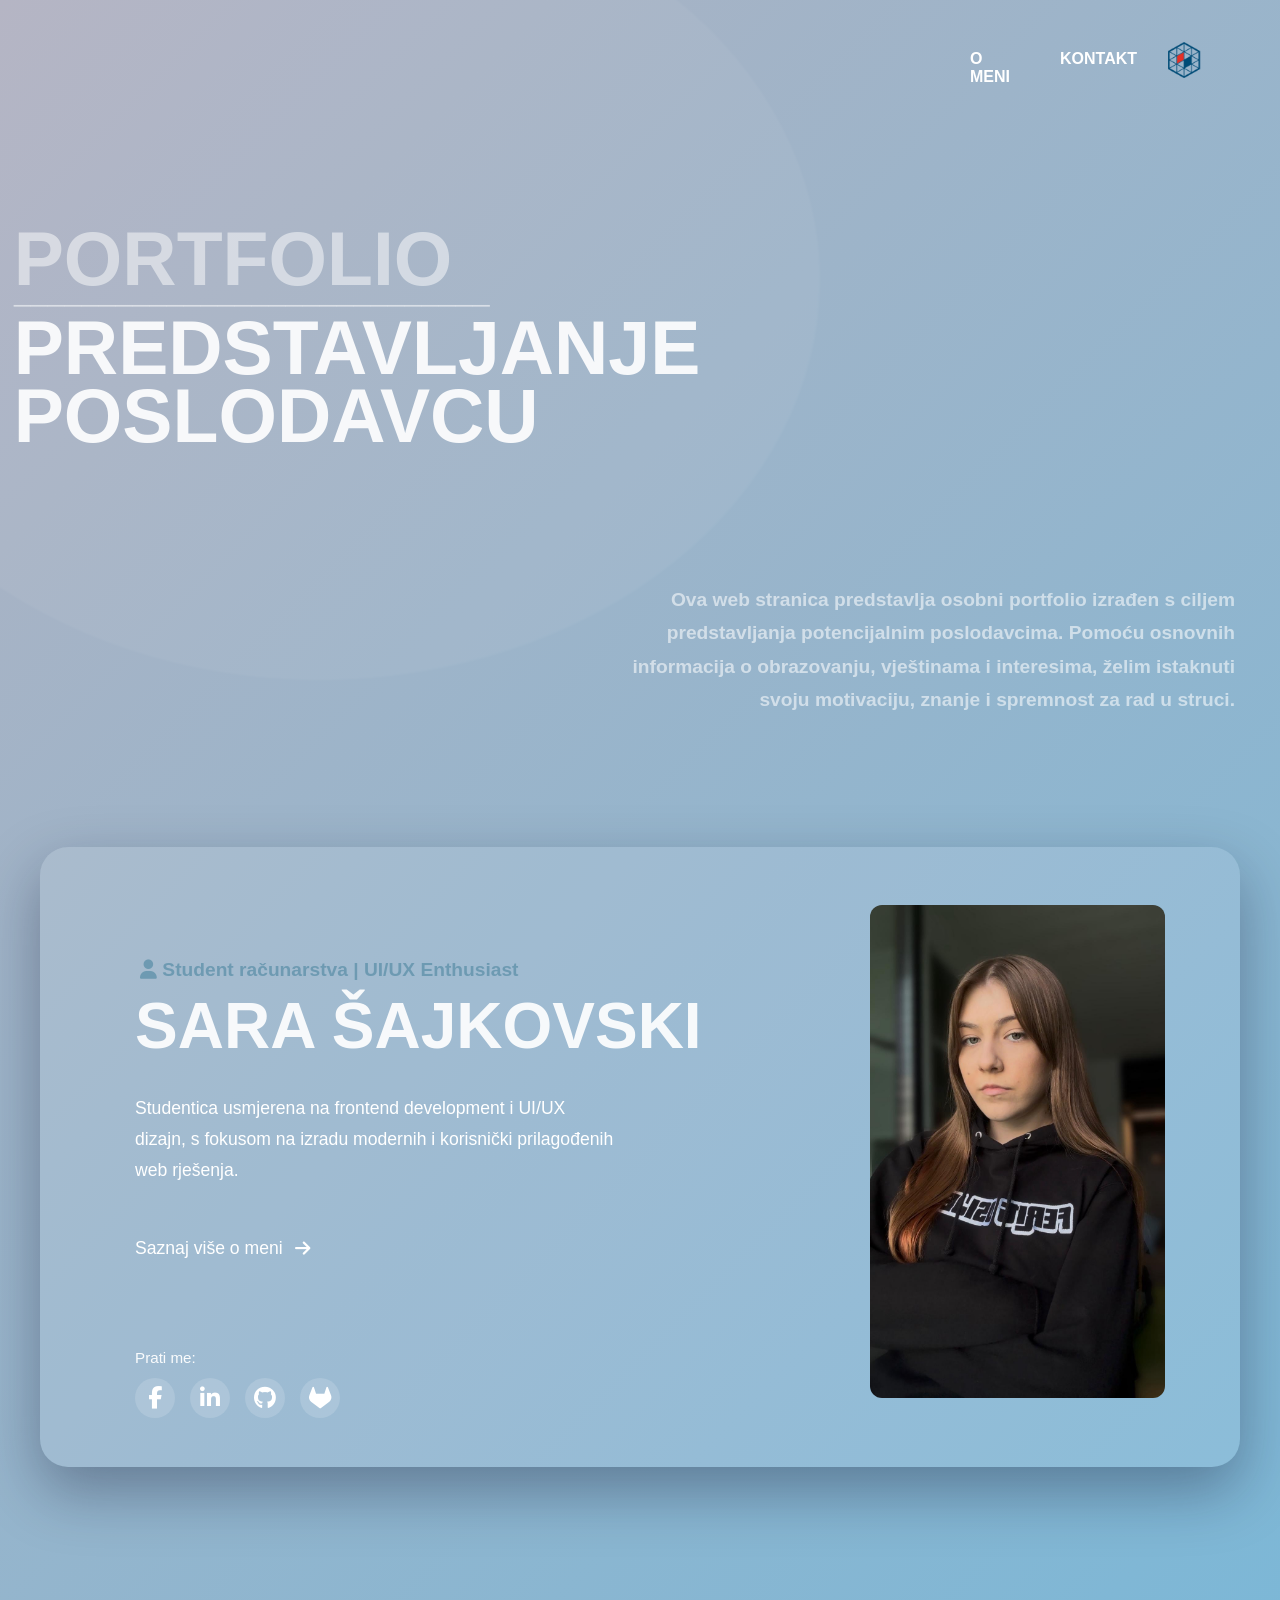
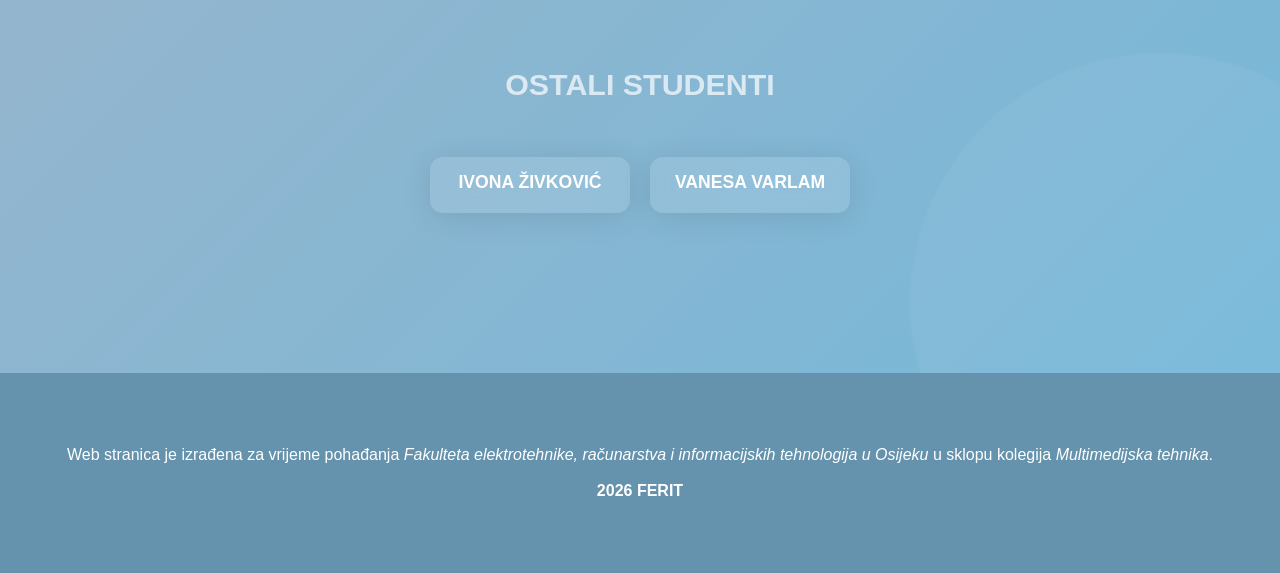
<file: index.html>
<!DOCTYPE html>
<html lang="hr">

<head>
  <meta charset="UTF-8" />
  <meta name="viewport" content="width=device-width, initial-scale=1.0" />
  <title>Predstavljanje poslodavcu</title>
  <link rel="stylesheet" href="css/global.css" />
  <link rel="stylesheet" href="css/info.css" />
  <link rel="stylesheet" href="css/image.css" />

  <!-- Ikone -->
  <link rel="stylesheet" href="https://cdnjs.cloudflare.com/ajax/libs/font-awesome/6.5.2/css/all.min.css" />
</head>

<body>
  <section class="hero-section">
    <div class="bg-circle bg-circle-1"></div>
    <div class="bg-circle bg-circle-2"></div>

    <div class="floating-card floating-top">
      <div class="floating-overlay"></div>
    </div>

    <div class="floating-card floating-right">
      <div class="floating-overlay"></div>
    </div>

    <div class="navbar">
      <a href="html/info.html">O MENI</a>
      <a href="html/kontakt.html">KONTAKT</a>
      <div class="logo">
        <a href="https://www.ferit.unios.hr/" target="_blank">
          <img src="images/logo1.png" class="logo-img" alt="Logo" />
        </a>
      </div>
    </div>

    <div class="title-section">
      <h1><span style="color: #ffffff7f"> PORTFOLIO</span>
        <p>────────────────────────────</p>
        PREDSTAVLJANJE POSLODAVCU
      </h1>
    </div>


    <div class="section-divider">
      <p>Ova web stranica predstavlja osobni portfolio izrađen s ciljem predstavljanja potencijalnim poslodavcima.
        Pomoću osnovnih informacija o obrazovanju, vještinama i interesima, želim istaknuti svoju motivaciju, znanje i
        spremnost za rad u struci.
      </p>
    </div>



    <div class="hero-card">
      <div class="hero-left">
        <div class="hero-content">
          <div class="status">
            <span style="color: #6998afed; font-weight: 600;">
              <i class="fa-solid fa-user"></i> Student računarstva | UI/UX Enthusiast </span>
          </div>
          <h1>SARA ŠAJKOVSKI</h1>
          <p class="description">
            <br />
            Studentica usmjerena na frontend development i UI/UX dizajn, s fokusom na izradu modernih i korisnički
            prilagođenih web rješenja.
          </p>
          <a href="html/info.html" class="more-link">
            Saznaj više o meni
            <i class="fa-solid fa-arrow-right"></i>
          </a>
        </div>

        <div class="socials">
          <p>Prati me:</p>
          <div class="social-icons">
            <a href="https://www.facebook.com/profile.php?id=100008889871604" target="_blank"><i
                class="fa-brands fa-facebook-f"></i></a>
            <a href="https://www.linkedin.com/in/sara-%C5%A1ajkovski-b49481406/" target="_blank"><i
                class="fa-brands fa-linkedin-in"></i></a>
            <a href="https://github.com/sarasajkovski" target="_blank"><i class="fa-brands fa-github"></i></a>
            <a href="https://gitlab.com/sarasajkovski" target="_blank"><i class="fa-brands fa-gitlab"></i></a>
          </div>
        </div>
      </div>

      <div class="hero-right">
        <div class="gallery">
          <img src="images/profilna.jpg" alt="Profilna slika" class="small-img"
            onclick="openImage('images/profilna.jpg', 'Moja slika')" />
        </div>
        <div id="imageModal" class="modal" onclick="handleModalClick(event)">
          <img id="modalImg" class="modal-content" alt="" />
        </div>
      </div>
    </div>


    <div class="kolege-section">
      <h2>OSTALI STUDENTI</h2>
      <div class="kolege-grid">

        <div class="mini-card1 kolega">
          <a href="https://bzivkovic56.github.io/MultimedijskaKV/ivona.html" target="_blank">
            <h3>IVONA ŽIVKOVIĆ</h3>
          </a>
        </div>

        <div class="mini-card1 kolega">
          <a href="https://konstrukcijske-vjezbe-mmt.onrender.com/" target="_blank">
            <h3>VANESA VARLAM</h3>
          </a>
        </div>

      </div>

    </div>



    </div>
  </section>


  <section class="footer">
    <div class="footer-content">
      <p>Web stranica je izrađena za vrijeme pohađanja
        <span><i><a href="https://www.ferit.unios.hr/" target="_blank">
              Fakulteta elektrotehnike, računarstva i
              informacijskih tehnologija u Osijeku</a></i></span>
        u sklopu kolegija
        <span><i><a href="https://moodle.srce.hr/2025-2026/course/view.php?id=233933" target="_blank">Multimedijska
              tehnika</a></i></span>.</span>
      </p><br />
      <p> <span style="font-weight: bold;">2026 FERIT</span></p>
    </div>
  </section>

  <script src="js/functions.js"></script>
</body>

</html>
</file>
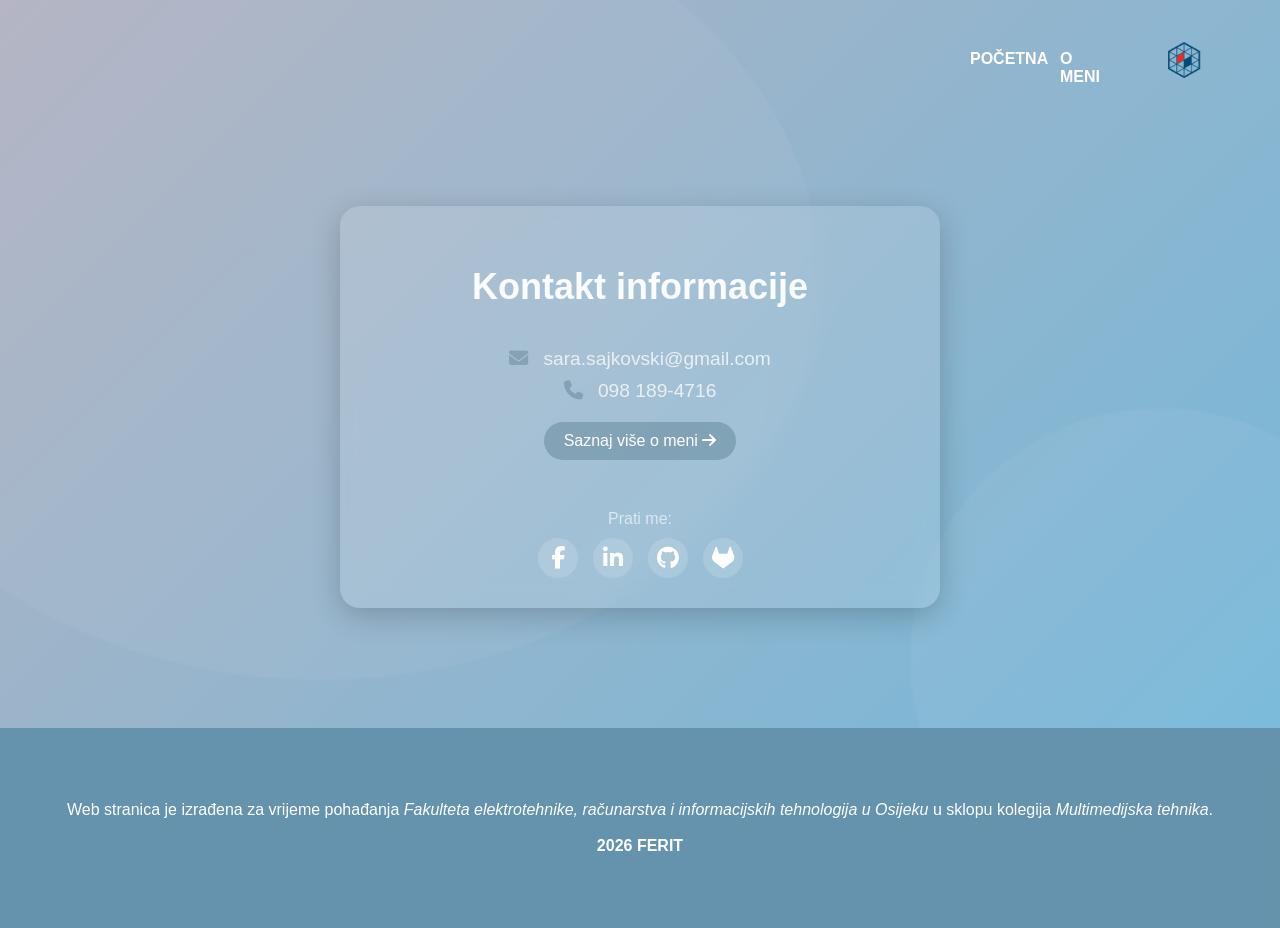
<file: html/kontakt.html>
<!DOCTYPE html>
<html lang="hr">

<head>
  <meta charset="UTF-8" />
  <meta name="viewport" content="width=device-width, initial-scale=1.0" />
  <title>Predstavljanje poslodavcu</title>
  <link rel="stylesheet" href="../css/global.css" />
  <link rel="stylesheet" href="../css/info.css" />
  <link rel="stylesheet" href="../css/image.css" />

  <!-- Ikone -->
  <link rel="stylesheet" href="https://cdnjs.cloudflare.com/ajax/libs/font-awesome/6.5.2/css/all.min.css" />
</head>

<body>
  <section class="hero-section">
    <div class="bg-circle bg-circle-1"></div>
    <div class="bg-circle bg-circle-2"></div>

    <div class="floating-card floating-top">
      <div class="floating-overlay"></div>
    </div>

    <div class="floating-card floating-right">
      <div class="floating-overlay"></div>
    </div>

    <div class="navbar">
      <a href="../index.html">POČETNA</a>
      <a href="info.html">O MENI</a>
      <div class="logo">
        <a href="https://www.ferit.unios.hr/" target="_blank">
          <img src="../images/logo1.png" class="logo-img" alt="Logo" />
        </a>
      </div>
    </div>


     <section class="kontakt">

  <div class="kontakt-card">

    <div class="kontakt-header">
      <h2>Kontakt informacije</h2>
    </div>

    <div class="kontakt-info">
      <p><i class="fa-solid fa-envelope"></i> sara.sajkovski@gmail.com</p>
      <p><i class="fa-solid fa-phone"></i> 098 189-4716</p>
    </div>

    <a href="info.html" class="kontakt-btn">
      Saznaj više o meni
      <i class="fa-solid fa-arrow-right"></i>
    </a>

    <div class="kontakt-socials">
      <p>Prati me:</p>
      <div class="social-icons">
        <a href="https://www.facebook.com/profile.php?id=100008889871604" target="_blank"><i class="fa-brands fa-facebook-f"></i></a>
        <a href="https://www.linkedin.com/in/sara-%C5%A1ajkovski-b49481406/" target="_blank"><i class="fa-brands fa-linkedin-in"></i></a>
        <a href="https://github.com/sarasajkovski" target="_blank"><i class="fa-brands fa-github"></i></a>
        <a href="https://gitlab.com/sarasajkovski" target="_blank"><i class="fa-brands fa-gitlab"></i></a>
      </div>
    </div>

  </div>

</section>

  </section>

  <section class="footer">
    <div class="footer-content">
      <p>Web stranica je izrađena za vrijeme pohađanja
        <span><i><a href="https://www.ferit.unios.hr/" target="_blank">
              Fakulteta elektrotehnike, računarstva i
              informacijskih tehnologija u Osijeku</a></i></span>
        u sklopu kolegija
        <span><i><a href="https://moodle.srce.hr/2025-2026/course/view.php?id=233933" target="_blank">Multimedijska
              tehnika</a></i></span>.</span>
      </p><br />
      <p> <span style="font-weight: bold;">2026 FERIT</span></p>
    </div>
  </section>
</body>
</file>
<file: css/global.css>
* {
  margin: 0;
  padding: 0;
  box-sizing: border-box;
}
html {
  scroll-behavior: smooth;
}
body {
  font-family: Arial, Helvetica, sans-serif;
  background: #3f4388;
  color: #ffffff;
}



.hero-section {
  background: linear-gradient(135deg, #b1b2c1 0%, #76b8d9 100%);
  position: relative;
  overflow: hidden;
  display: flex;
  flex-direction: column;
  align-items: center;
  justify-content: center;
  padding: 40px;    
}

.bg-circle {
  position: absolute;
  border-radius: 50%;
  background: rgba(255, 255, 255, 0.05);
  filter: blur(1px);
}
.bg-circle-1 {
  width: 1000px;
  height: 800px;
  top: -120px;
  left: -180px;
}
.bg-circle-2 {
  width: 500px;
  height: 500px;
  bottom: -180px;
  right: -130px;
}





/* GLAVNA KARTICA */
.hero-card {
  width: 100%;
  min-width: 0px;
  max-width: 1250px;
  min-height: 620px;
  display: grid;
  grid-template-columns: 1fr 1fr;
  border-radius: 28px;
  overflow: hidden;
  background: rgba(255, 255, 255, 0.06);
  box-shadow: 0 24px 60px rgba(14, 16, 44, 0.35);
  position: relative;
  z-index: 2;
}



/* TITLE */
.navbar{
  display: flex;
  padding: 0 0 10px 80%;
  gap: 35px;
  margin-top: -50px;
}
.navbar a {
  color: #ffffff;
  font-size: 1rem;
  font-weight: 600;
  font-family: 'Roboto', sans-serif;
  width: 55px;
}

.title-section{
  display: flex;
  flex-direction: column;
  margin: 100px 53% 90px 70px;
}
.title-section h1 {
  font-size: 4.7rem;
  line-height: 0.90;
  font-weight: 780;
  color: #ffffffe8;

}
.title-section p {
  justify-content: center;
  color: #ffffff8d;
  font-size: 1.5rem;
}



/*ispod naslova*/
.section-divider {
  display: flex;
  justify-content: center;
  align-items: center;
  margin: 1% 0 100px 45%;
}
.section-divider p {
  font-size: 1.2rem;
  color: #ffffff8f;
  max-width: 650px;
  line-height: 1.75;
  text-align: right;
  font-weight: 650;
}



/* DESNA STRANA */
.hero-right {
  position: relative;
  overflow: hidden;
  background: #ffffff09;
}

/* LIJEVA STRANA */
.hero-left {
  background: #ffffff09;
  padding: 34px 65px 34px 90px;
  display: flex;
  align-items: flex-start;
}
.hero-main{
  margin: 300px 20px 0 -110px;
  padding-right: 20px;
}
.logo {
  width: 120px;
}
.logo-img {
  max-width: 70%;
  height: auto;
  margin-top: -8px;
  margin-left: 15px;
}
.hero-content {
  max-width: 410px;
  margin-top: 100px;
  margin-left: -15px;
  position: relative;
  z-index: 2;
}
.hero-content h1 {
  font-size: 4rem;
  line-height: 0.95;
  font-weight: 800;
  margin: 7px 0 15px 20px;
  white-space: nowrap;
  color: #ffffffe8;

  position: relative;
  z-index: 2;
}
.description {
  font-family: 'Roboto', sans-serif;
  font-size: 1.1rem;
  font-weight: 500;
  line-height: 1.75;
  color: #ffffff;
  margin: -10px 0 35px 20px;
  min-width: 480px;
}
.description .bold {
  color: #ffffff6e;
  font-weight: 600;
}
.status {
  font-size: 1.2rem;
  min-width: 700px;
  line-height: 2;
  color: #ffffff98;
  margin: -30px 0 1px 25px;
}
a {
  text-decoration: none; 
  color: inherit; 
  display: inline-block;
  transition: transform 0.3s ease;       
}



/* LINK */
.more-link {
  display: inline-flex;
  align-items: center;
  gap: 12px;
  color: #ffffff;
  text-decoration: none;
  font-size: 1.1rem;
  margin: 18px 0 0 20px;
  transition: transform 0.5s ease, opacity 0.3s ease;
}
.more-link:hover {
  color: #3f4f88;
  transform: translateX(6px);
  opacity: 0.9;
}


/* DRUŠTVENE MREŽE */
.socials {
  margin: 78% 0 0 0;
  margin-left: -65%;
}
.socials p {
  font-size: 0.95rem;
  margin-bottom: 12px;
  opacity: 0.95;
}
.social-icons {
  display: flex;
  gap: 18px;
}
.social-icons a {
  color: #ffffff;
  font-size: 1.4rem;
  transition: transform 0.25s ease, opacity 0.25s ease;
}
.social-icons a:hover {
  transform: translateY(-3px);
  opacity: 0.85;
}





.kolege-section {
  margin-top: 170px;
  text-align: center;
  margin-bottom: 10%;
}
.kolege-section h2 {
  font-size: 1.9rem;
  margin-bottom: 55px;
  color: #ffffffb1;
}

.kolege-grid {
  display: flex;
  gap: 20px;
  justify-content: center; 
  flex-wrap: wrap; 
}

.kolega {
  cursor: pointer;
  transition: 0.3s;
}
.kolega:hover {
  transform: translateY(-8px);
  background: rgba(0, 170, 255, 0.15);
}
/* link */
.kolega a {
  text-decoration: none;
  color: white;
}
.kolega a:hover {
  color: #6094ae;
}


.info p{
  display: flex;
  margin: 50px 0 20px 20px;
  font-size: 1.1rem;
  font-weight: 600;
}


.footer{
  background: #6998afed;
  padding: 20px 0;
  display: flex;
  justify-content: center;
  align-items: center;
  text-align: center;
  height: 200px;
}




.kontakt {
  display: flex;
  justify-content: center;
  margin: 80px 0;
}
.kontakt-card {
  width: 100%;
  min-width: 600px;
  min-height: 400px;
  padding: 30px;

  background: rgba(255, 255, 255, 0.12);
  backdrop-filter: blur(10px);

  border-radius: 20px;
  text-align: center;
  color: white;

  box-shadow: 0 8px 30px rgba(0,0,0,0.2);
}
.kontakt-header {
  display: flex;
  justify-content: center;
  align-items: center;
  gap: 10px;

  font-size: 1.5rem;
  margin-top: 30px;
  margin-bottom: 40px;
  color: #ffffffed;
}


.kontakt-info p {
  margin: 10px 0;
  font-size: 1.2rem;
  color: #ffffffc0;
}
.kontakt-info i {
  margin-right: 10px;
  color: #3b5f7150;
}


.kontakt-btn {
  display: inline-block;
  margin: 20px 0;
  padding: 10px 20px;
  margin: 10px 0 50px 0;

  border-radius: 20px;
  background: #3b5f7150;
  color: white;
  text-decoration: none;
  transition: 0.3s;
}
.kontakt-btn:hover {
  background: #3b5f71d1;
  transform: translateY(-3px);
}
.kontakt-socials p {
  margin-bottom: 10px;
  color: #ffffffa0;
}
.social-icons {
  display: flex;
  justify-content: center;
  gap: 15px;
}
.social-icons a {
  width: 40px;
  height: 40px;

  display: flex;
  align-items: center;
  justify-content: center;

  border-radius: 50%;
  background: rgba(255,255,255,0.15);
  color: white;

  transition: 0.3s;
}
.social-icons a:hover {
  background: #3b5f7150;
  transform: scale(1.1);
}



@media (max-width: 768px) {
  body {
    overflow-x: hidden;
  }
  /* HERO CARD */
  .hero-card {
    grid-template-columns: 1fr;
    min-height: auto;
    width: 100%;
    max-width: 100%;
    overflow: hidden;
  }

  /* LIJEVA STRANA */
  .hero-left {
    flex-direction: column;
    align-items: center;
    text-align: center;
    padding: 20px;
  }

  .hero-main {
    margin: 0;
    padding: 0;
  }

  .hero-content {
    margin: 20px 0;
    max-width: 100%;
  }

  .hero-content h1 {
    font-size: 2rem;
    white-space: normal;
    margin: 10px 0;
  }

  .description {
    min-width: 0;
    margin: 10px 0;
    font-size: 1rem;
  }

  .status {
    min-width: 0;
    margin: 10px 0;
    font-size: 1rem;
  }

  /* SOCIALS (PRATI ME) */
  .socials {
    margin: 30px 0 0 0;
    margin-left: 0;
    text-align: center;
  }

  .social-icons {
    justify-content: center;
  }

  /* DESNA STRANA (SLIKA) */
  .hero-right {
    display: flex;
    justify-content: center;
    align-items: center;
    padding: 20px;
    width: 100%;
  }

  .hero-right img {
    max-width: 80%;
    height: auto;
    display: block;
  }

  /* NAVBAR */
  .navbar {
    padding: 0;
    justify-content: center;
    margin-top: 0;
    gap: 15px;
  }

  /* TITLE */
  .title-section {
    margin: 40px 20px;
  }

  .title-section h1 {
    font-size: 2.2rem;
  }

  .title-section p {
    font-size: 1.1rem;
  }

  /* DIVIDER */
  .section-divider {
    margin: 20px;
  }

  .section-divider p {
    text-align: left;
    font-size: 1rem;
  }

  /* KONTAKT */
  .kontakt-card {
    min-width: 0;
    width: 90%;
  }
}


@media (max-width: 480px) {

  .hero-content h1 {
    font-size: 1.6rem;
  }

  .title-section h1 {
    font-size: 1.8rem;
  }

  .title-section p {
    font-size: 1rem;
  }

  .description {
    font-size: 0.95rem;
  }

  .status {
    font-size: 0.95rem;
  }

  .more-link {
    font-size: 1rem;
  }

}
</file>
<file: css/info.css>
.back-button {
  display: flex;
  justify-content: left;
  margin-right: 87%;
}
.back-button a {
  text-decoration: none;
  font-size: 1.2rem;
  font-weight: 500;
}


.info-header {
  margin: 60px 0 130px 0;
  font-size: 2rem;
  color: #6998afed;
  display: flex;
  align-items: center;
  gap: 60px;
}
.info-header img {
  width: 230px;
  height: 230px;
  border-radius: 50%;
  object-fit: cover;
  border: 3px solid #6998af;
  
}
.info-header h1 {
  margin: 0;
  font-size: 2rem;
  color: #ffffffd8;
  display: flex;
  padding-bottom: 20px;
}
.info-text .description {
  margin: 0;
  max-width: 700px;
  font-size: 1.1rem;
  line-height: 1.5;
  font-weight: 530;
  color: #ffffffe8;
}
.info-header h2 {
  margin: -10px 0 10px 0;
  font-size: 1.5rem;
  color: #ffffff2a;
}



.mini-wrapper {
  display: flex;
  gap: 20px;
  margin-top: 20px;
  margin-bottom: 20px;
  flex-wrap: wrap;
}
.mini-card1 {
  flex: 1;
  min-width: 200px;
  background: rgba(255, 255, 255, 0.12);
  padding: 15px;
  border-radius: 13px;
  color: white;
  backdrop-filter: blur(8px);
  box-shadow: 0 4px 30px rgba(0, 0, 0, 0.1);
  text-align: center;
}
.mini-card1 h3 {
  display: flex;
  align-items: center;
  justify-content: center;
  margin-bottom: 5px;
  font-size: 1.1rem;
}
.mini-card1 p {
  display: flex;
  align-items: center;
  justify-content: center;
  font-size: 1.1rem;
  line-height: 1.5;
  color: #ffffff9f;
  margin-bottom: 10px;
}
.mini-card1 h1 {
  display: flex;
  align-items: center;
  justify-content: center;
  margin: 0 0 10px 0;
  font-size: 1rem;
  color: #ffffff88;
}
.mini-card1 a p{
  display: flex;
  justify-content: center; 
  align-items: center;

  color: #ffffff9f !important; 
  text-decoration: none;
  font-size: 1.1rem;
}
.mini-card1 a p:hover {
  color: #355ea597 !important;
  transition: 0.6s;
}

.icon {
  display: flex;
  justify-content: center;
  font-size: 2rem;
  align-items: center;
  margin: 15px 0 20px 0;
  color: #3d697f8d;
}
.mini-card1:hover {
  transform: translateY(-5px);
  background: rgba(144, 172, 185, 0.2);
  transition: 0.7s;
}



.inner-card {
  display: flex;
  flex-direction: column;
  align-items: center;
  justify-content: center;
}
.mini-card {
  min-width: 1350px;
  background: rgba(255, 255, 255, 0.12);
  padding: 50px 0 80px 50px;
  border-radius: 16px;
  color: white;
  backdrop-filter: blur(18px);
  box-shadow: 0 4px 30px rgba(0, 0, 0, 0.1);
}
.mini-card h3 {
  display: flex;
  justify-content: center;
  margin: 15px 0 40px 0;
  font-size: 2rem;
  color: #ffffffd6;
}
.mini-card h4 {
  margin: 30px 0 35px 30px;
  font-size: 2rem;
  font-style: bold;
  color: #ffffffee;
}

.mini-card .description {
  max-width: 900px;
  font-weight: 600;
  margin-bottom: -1px;
  color: #ffffffd8;
}
.mini-card h2 {
  color: #ffffff2f;
  text-decoration: none;
  font-weight: 600;
  display: flex;
  justify-content: center;
  margin: 0 0 40px 0;
}
.mini-card p {
  margin-left: 30px;
  font-size: 1.2rem;
  line-height: 1.5;
  font-weight: 550;
}
.mini-card h1 {
  margin: -10px 0 10px 30px;
  font-size: 1.2rem;
  color: #ffffff88;
}


.skills-grid {
  display: flex;
  flex-wrap: wrap;
  gap: 15px;
  margin-left: 30px;
  margin-top: 10px;
}
.skills {
  display: flex;
  gap: 70px;
  margin-top: 45px;
  margin-left: 90px;
}
.skills i {
  font-size: 5.5rem;
  gap: 150px;
  margin-bottom: 50px;
}
.skill {
  display: flex;
  align-items: center;
  gap: 10px;

  padding: 10px 15px;
  border-radius: 20px;

  background: rgba(255,255,255,0.15);
  backdrop-filter: blur(6px);

  font-size: 1.2rem;
  font-weight: 500;

  transition: 0.3s;
}

/* ikona */
.skill i {
  color: #3784aa;
}

/* hover efekt 🔥 */
.skill:hover {
  transform: translateY(-5px);
  background: rgba(0, 170, 255, 0.2);
}



.hero-section {
  display: flex;
  flex-direction: column;
  gap: 30px;
}
.header{
  display: flex;
  align-items: center;
  justify-content: center;
  gap: 20px;
  font-size: 2rem;
  font-weight: 600;
  margin-top: 65px;
  margin-bottom: -20px;
}
.headerr {
  display: flex;
  align-items: center;
  justify-content: center;
  font-size: 2rem;
  font-weight: 600;
  margin-top: 105px;
  margin-bottom: 8px;
  font-size: 1.5rem;
  color: #ffffffeb;
}

.top-blocks {
  display: flex;
  gap: 40px;
  flex-direction: column;
  margin: 0 20px 0 20px;
}
.hero-card {
  width: 100%;
}



.timeline {
  position: relative;
  max-width: 1400px;
  margin: 30px auto;
  margin-bottom: 100px;
}
/* vertikalna linija */
.timeline::after {
  content: '';
  position: absolute;
  width: 4px;
  background: #3d697f8d;
  top: 0;
  bottom: 0;
  left: 50%;
  transform: translateX(-50%);
}

/* item */
.timeline-item {
  position: relative;
  width: 50%;
  padding: 15px 40px;
}

/* lijevo */
.timeline-item.left {
  left: -30%;
  text-align: right;
}

/* desno */
.timeline-item.right {
  left: 50%;
}

/* kružić */
.timeline-item::after {
  content: '';
  position: absolute;
  width: 20px;
  height: 20px;
  background: #dae9f0;
  border: 4px solid #3d697fb5;
  top: 30px;
  border-radius: 50%;
  z-index: 1;
  left: 154%;
}

.timeline-item.left::after {
  right: -10px;
}

.timeline-item.right::after {
  left: -10px;
}

/* kartica */
.content {
  background: rgba(255, 255, 255, 0.1);
  min-width: 450px;
  padding: 45px;
  border-radius: 12px;
  backdrop-filter: blur(6px);
  color: white;
  box-shadow: 0 4px 30px rgba(0, 0, 0, 0.1);
}
.content h3 {
  margin: -20px 0 6px 0;
  color: #3d697f8d;
}
.content h4 {
  margin: 5px 0 15px 0;
}


.iskustvo {
  display: flex;
  flex-direction: row;
  min-width: 450px;
  padding: 85px;
  margin-bottom: -80px;
}
.iskustvo h3 {
  margin: 20px 0 6px 0;
  font-size: 3.7rem;
  color: #3d697fbd;
}
.iskustvo p {
  margin: 25px 0 15px 80px;
  font-size: 1.2rem;
  line-height: 1.5;
  font-weight: 550;
  color: #fffffff1;
}


.vjestine{
  display: flex;
  flex-direction: column;
  min-width: 450px;
  padding: 85px;
  margin-top: -55px;
  margin-bottom: 30px;
}
.vjestine h3 {
  display: flex;
  justify-content: flex-end;
  margin: 10px 0 6px 0;
  font-size: 3.7rem;
  color: #3d697fbd;

  position: relative;
  top: 80px; /* 🔥 pomak dolje */
}



.container {
  display: flex;
  flex-direction: column;
  align-items: center; 
  background-color: #6998af53;
  height: 350px;
  margin-top: 5%;
  margin-left: calc(-50vw + 50%);
  margin-right: calc(-50vw + 50%);
}
.container h3 {
  margin: 75px 0 26px 0;
  font-size: 1.5rem;
  color: #ececece6;
}
.audio-description {
  text-align: center;
  max-width: 1000px;
  font-size: 1rem;
  line-height: 1.5;
  font-weight: 550;
  color: #ecececbb;
  padding: -20px -30px;
  margin: 35px 0 30px 0;
}





.container2 {
  display: flex;
  grid-template-columns: repeat(3, 1fr);
  gap: 15px;
  width: 1400px;
  margin-bottom: 90px;
}
.container2 h3 {
  grid-column: 1 / -1;
}
/* CARD STYLE */
.card {
  position: relative;
  overflow: hidden;
  border-radius: 12px;
  box-shadow: 0 6px 15px rgba(0,0,0,0.15);
  cursor: pointer;
  width: 450px;
  height: 350px;
}


/* mali “oblacić” */
.img-type {
  position: absolute;
  top: 10px;
  left: 10px;
  background: rgba(0,0,0,0.6);
  color: white;
  font-size: 12px;
  padding: 4px 8px;
  border-radius: 12px;
  font-family: sans-serif;
  z-index: 2;
  backdrop-filter: blur(4px);
}
/* IMAGE */
.card img {
  width: 100%;
  height: 350px;
  object-fit: cover;
  display: block;
  transition: transform 0.4s ease, filter 0.4s ease;
}

/* HOVER EFFECT */
.card:hover img {
  transform: scale(1.08);
  filter: brightness(1.1);
}
/* lagani shadow boost na hover */
.card:hover {
  box-shadow: 0 10px 25px rgba(0,0,0,0.25);
}


.modal {
  position: fixed;
  inset: 0;
  display: none;
  justify-content: center;
  align-items: center;
  z-index: 999999;
}

.modal.show {
  display: flex;
}

.modal-bg {
  position: absolute;
  inset: 0;
  background: rgba(0, 0, 0, 0.085);
  z-index: 1;
}




@media (max-width: 768px) {
  body {
    overflow-x: hidden;
  }
  .back-button {
    justify-content: center;
    margin-right: 0;
  }
  .info-header {
    flex-direction: column;
    text-align: center;
    gap: 20px;
    margin: 40px 0;
  }
  .info-header img {
    width: 150px;
    height: 150px;
  }
  .mini-wrapper {
    flex-direction: column;
    align-items: center;
  }
  .mini-card1 {
    width: 90%;
  }
  .mini-card {
    min-width: 0;
    width: 95%;
    padding: 20px;
  }
  .mini-card h3,
  .mini-card h4 {
    font-size: 1.4rem;
    margin-left: 0;
    text-align: center;
  }

  .mini-card p,
  .mini-card h1,
  .mini-card .description {
    margin-left: 0;
    text-align: center;
  }
  .skills {
    flex-direction: column;
    margin-left: 0;
    align-items: center;
    gap: 20px;
  }
  .skills-grid {
    justify-content: center;
    margin-left: 0;
  }
  .timeline::after {
    left: 10px;
  }
  .timeline-item {
    width: 100%;
    left: 0 !important;
    padding-left: 40px;
    text-align: left;
  }
  .timeline-item::after {
    left: 0 !important;
  }
  .content {
    min-width: 0;
    width: 100%;
  }
  .iskustvo,
  .vjestine {
    flex-direction: column;
    min-width: 0;
    padding: 30px;
  }
  .iskustvo p {
    margin: 20px 0;
  }
  .vjestine h3 {
    top: 0;
    text-align: center;
    justify-content: center;
  }
  .container2 {
    width: 100%;
    flex-direction: column;
    align-items: center;
  }
  .card {
    width: 90%;
  }
}


@media (max-width: 480px) {
  .info-header h1 {
    font-size: 1.5rem;
  }
  .mini-card h3 {
    font-size: 1.2rem;
  }
  .mini-card p {
    font-size: 1rem;
  }
  .content {
    padding: 20px;
  }

}
</file>
<file: css/image.css>
.gallery {
  display: flex;
  justify-content: center;
  align-items: center;
  margin-top: 13%;
}

.small-img {
  width: 295px;
  border-radius: 12px;
  cursor: pointer;
  transition: transform 0.3s ease;
}

.small-img:hover {
  transform: scale(1.03);
}

.modal {
  display: none;
  position: fixed;
  inset: 0;
  background: rgba(0, 0, 0, 0.85);
  justify-content: center;
  align-items: center;
  z-index: 999;
}

.modal-content {
  max-width: 90%;
  max-height: 90%;
  border-radius: 14px;
  box-shadow: 0 0 30px rgba(255,255,255,0.15);
}



@media (max-width: 768px) {
  .gallery {
    flex-direction: column;
    margin-top: 40px;
    gap: 20px;
  }
  .small-img {
    width: 90%;
    max-width: 300px;
  }
  .modal-content {
    max-width: 95%;
    max-height: 80%;
  }

}


@media (max-width: 480px) {
  .small-img {
    width: 100%;
  }
  .modal-content {
    max-width: 100%;
    max-height: 75%;
  }

}
</file>
